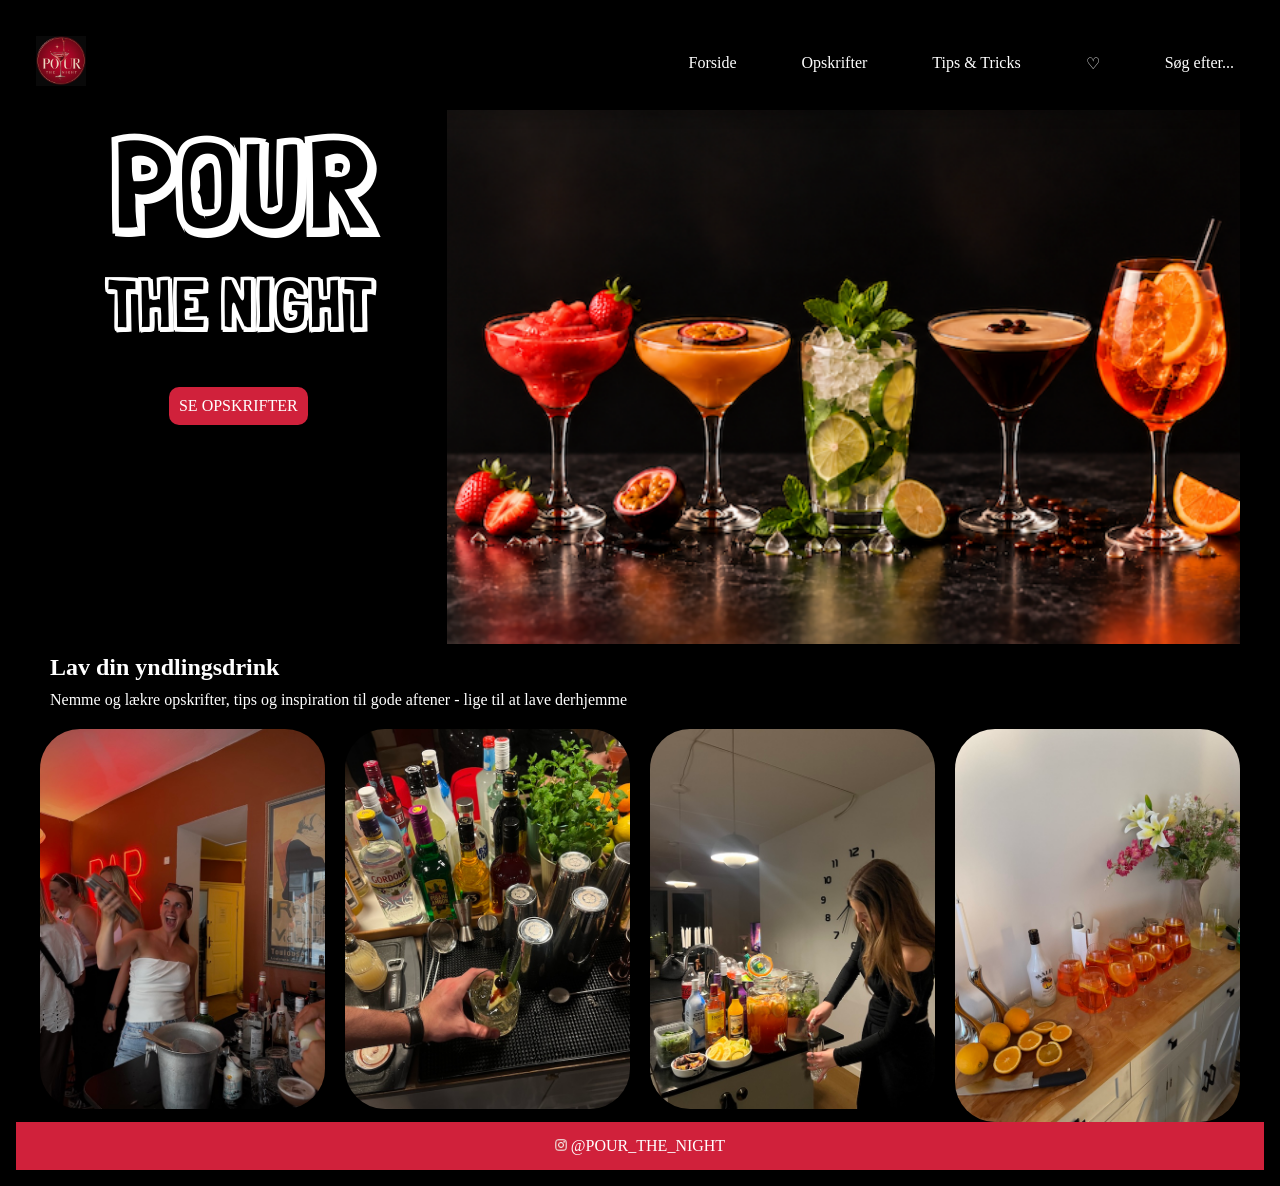
<file: index.html>
<!DOCTYPE html>
<html lang="da">

<head>
    <meta charset="UTF-8">
    <meta name="viewport" content="width=device-width, initial-scale=1.0">


    <link rel="icon" type="image/png" sizes="32x32" href="./billeder/logo/favicon-32x32.png">

    <link rel="stylesheet" href="css/style.css">
    <link rel="stylesheet" href="css/layout.css">

    <link rel="preconnect" href="https://fonts.googleapis.com">
    <link rel="preconnect" href="https://fonts.gstatic.com" crossorigin>
    <link href="https://fonts.googleapis.com/css2?family=Londrina+Shadow&display=swap" rel="stylesheet">


    <title>Forside</title>
</head>

<body>
    <header>
        <div class="logo">
            <a href="index.html">
                <img src="./billeder/logo/logo_pour_the_night.png" alt="logo">
            </a>
        </div>
        <nav>
            <ul class="menu">
                <li><a href="index.html">Forside</a></li>
                <li><a href="opskrifter.html">Opskrifter</a></li>
                <li><a href="tips.html">Tips & Tricks</a></li>
                <li><a href="./billeder/favoritter.png">♡</a></li>
                <li><a href="./billeder/search.png">Søg efter...</a></li>

            </ul>

            <button class="burger">
                <span class="line"></span>
                <span class="line"></span>
                <span class="line"></span>

            </button>

        </nav>
    </header>




    <main>
        <section class="grid_1_2">

            <div class="forside_tekst">

                <h1 class="pour">POUR</h1>
                <h1>THE NIGHT</h1>


                <a class="knap" href="./opskrifter.html">SE OPSKRIFTER</a>
            </div>





            <img class="Forside_cocktails_billede" src="./billeder/Forside billeder/Forside_cocktails.png"
                alt="forside Forside_cocktails">


        </section>


        <div class="intro-tekst">
            <h2>Lav din yndlingsdrink</h2>
            <p>Nemme og lækre opskrifter, tips og inspiration til gode aftener - lige til at lave derhjemme</p>

        </div>

        <div class="grid_1_1_1_1">
            <img src="./billeder/Forside billeder/f_Louise.jpg" alt="Louise">
            <img src="./billeder/Forside billeder/f_Nicolas.jpg" alt="Nicolas">
            <img src="./billeder/Forside billeder/f_Cille.jpg" alt="Cille">
            <img src="./billeder/Forside billeder/f_aperol.jpg" alt="f.aperol">

        </div>


    </main>
    <script src="menu.js"></script>

    <footer>



        <a href="./billeder/instagramprofil.png" target="_blank">
            <img src="./billeder/logo/insta_logo.png" alt="insta">

            @POUR_THE_NIGHT

        </a>

    </footer>

</body>

</html>
</file>
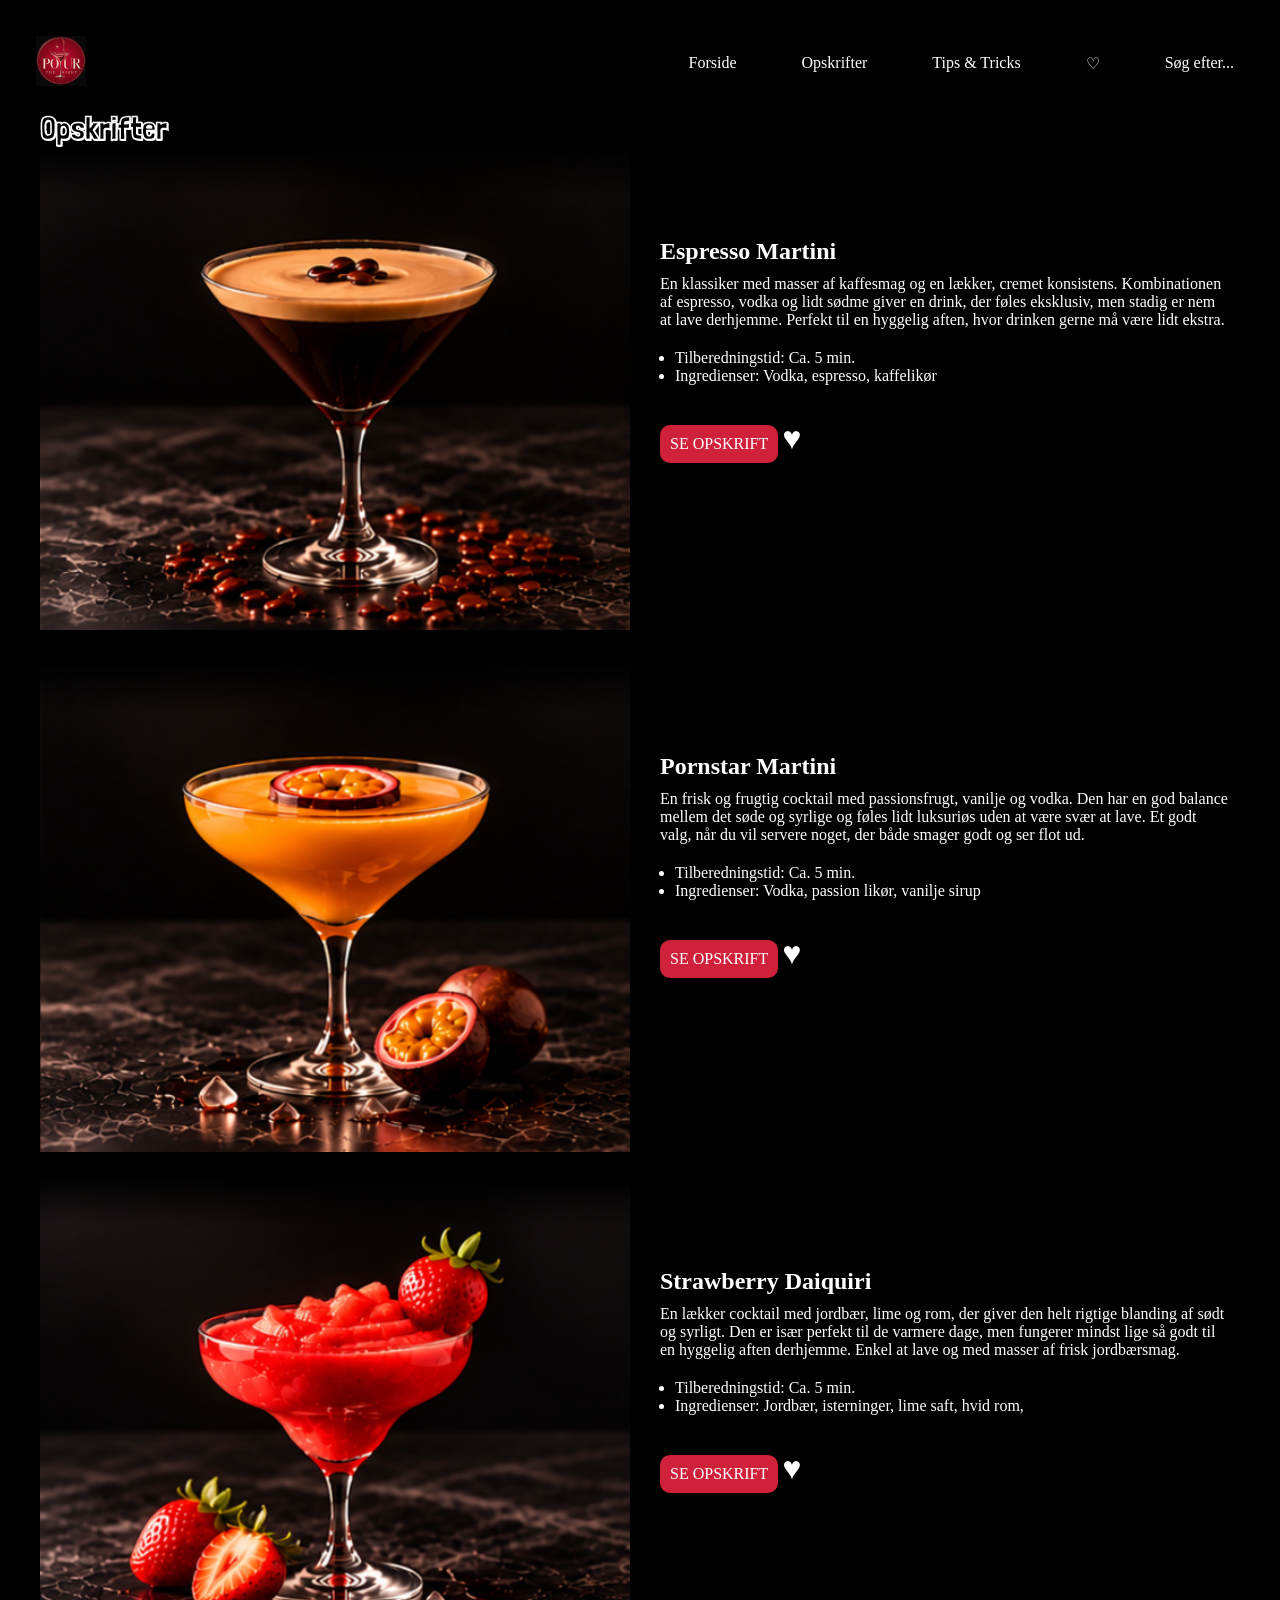
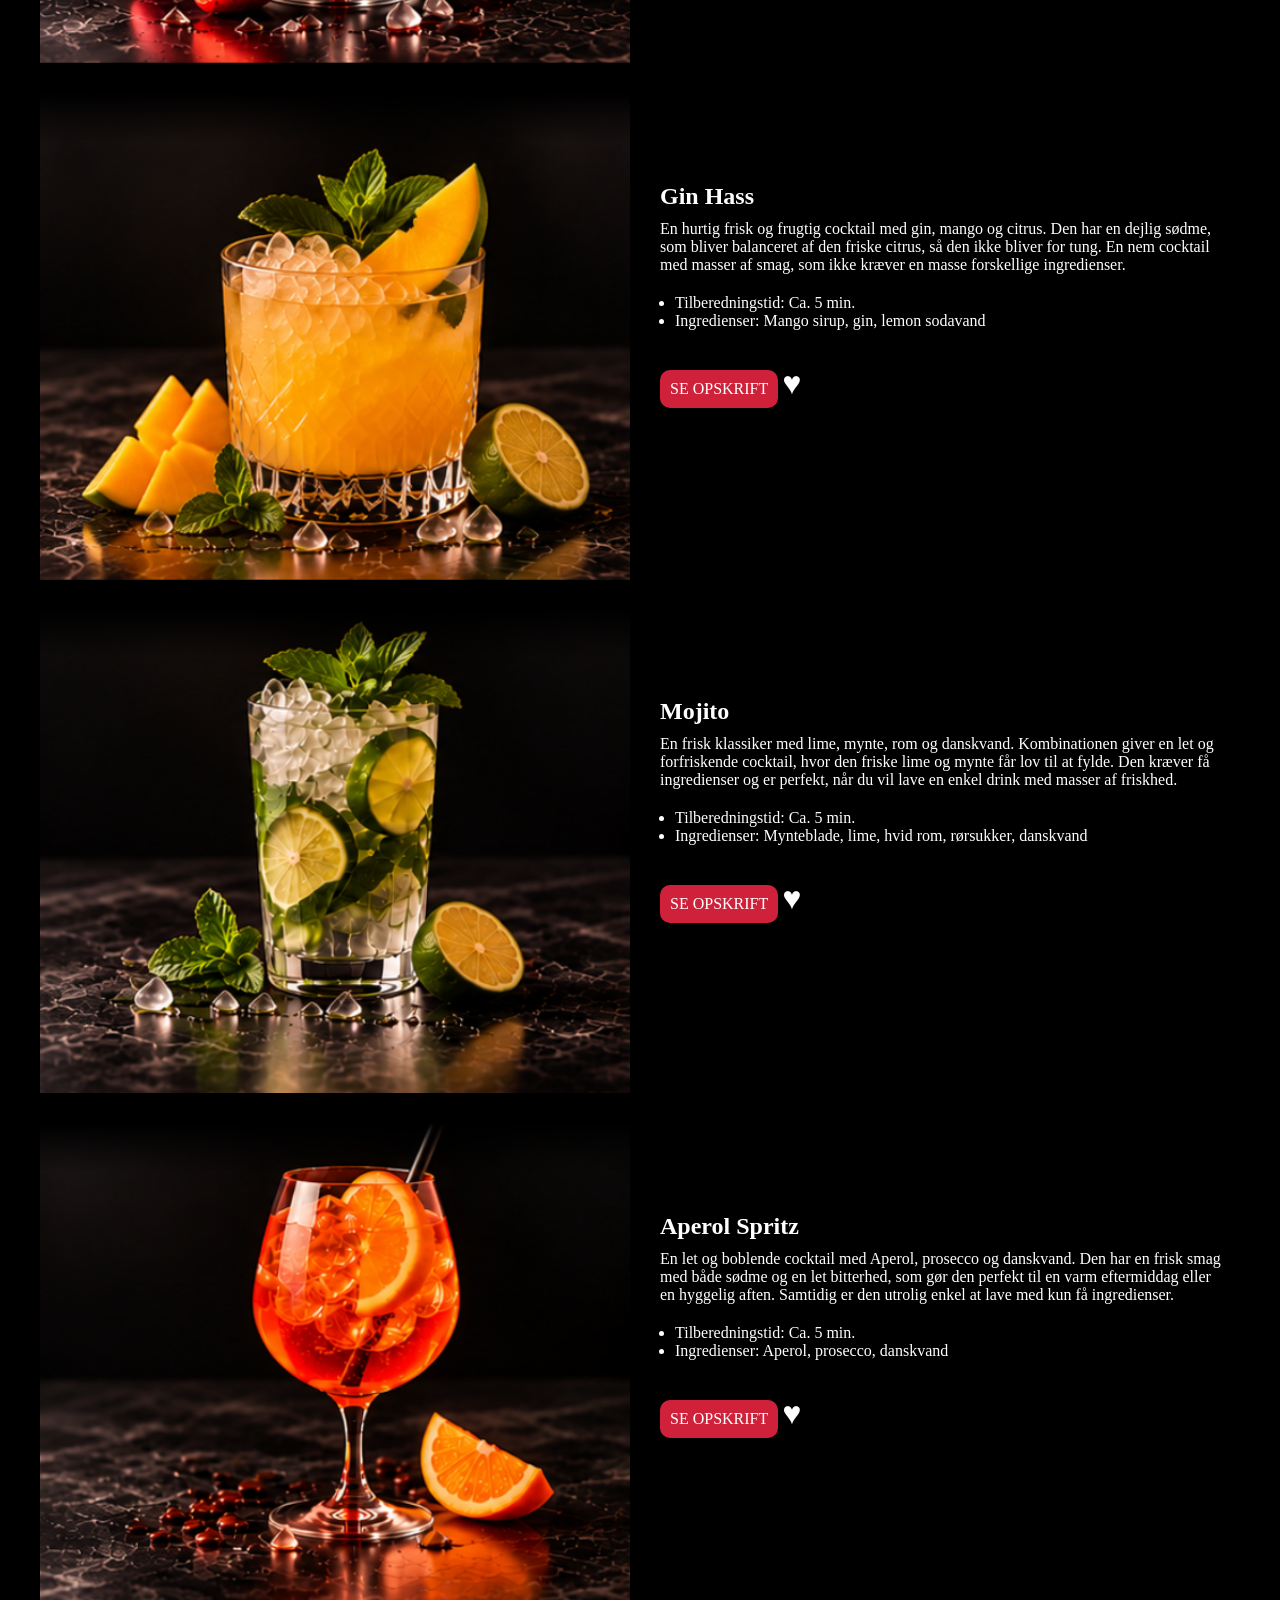
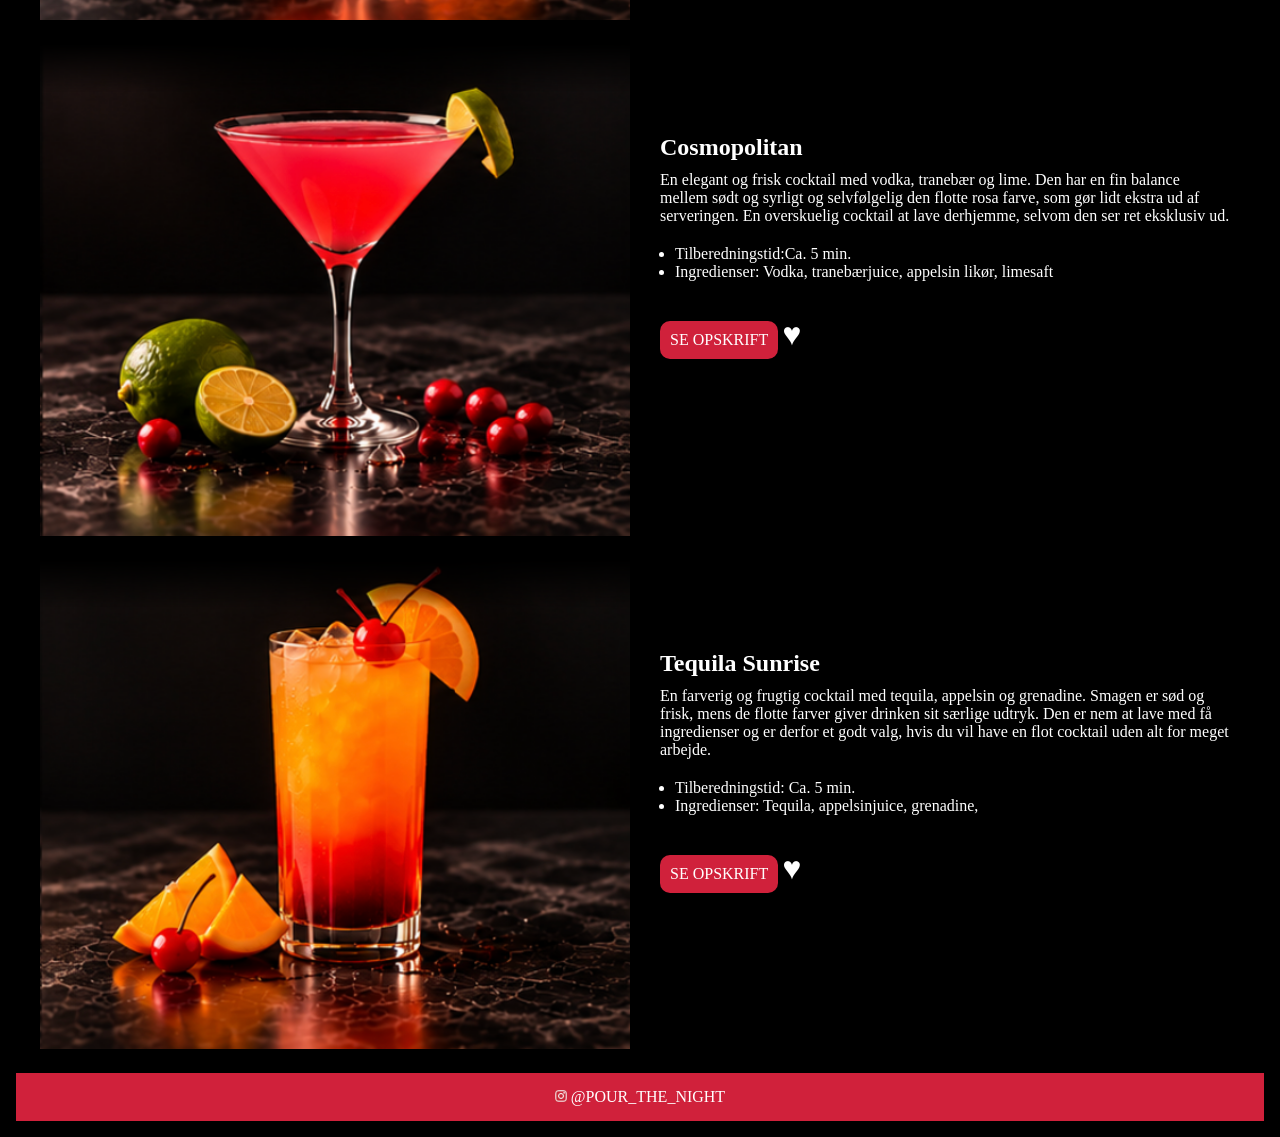
<file: opskrifter.html>
<!DOCTYPE html>
<html lang="da">

<head>
    <meta charset="UTF-8">
    <meta name="viewport" content="width=device-width, initial-scale=1.0">

    <link rel="icon" type="image/png" sizes="32x32" href="./billeder/logo/favicon-32x32.png">


    <link rel="stylesheet" href="css/style.css">
    <link rel="stylesheet" href="css/layout.css">

    <link rel="preconnect" href="https://fonts.googleapis.com">
    <link rel="preconnect" href="https://fonts.gstatic.com" crossorigin>
    <link href="https://fonts.googleapis.com/css2?family=Londrina+Shadow&display=swap" rel="stylesheet">

    <title>Opskrifter</title>
</head>

<body>


    <header>
        <div class="logo">
            <a href="index.html">
                <img src="./billeder/logo/logo_pour_the_night.png" alt="logo">
            </a>
        </div>
        <nav>
            <ul class="menu">
                <li><a href="index.html">Forside</a></li>
                <li><a href="opskrifter.html">Opskrifter</a></li>
                <li><a href="tips.html">Tips & Tricks</a></li>
                <li><a href="./billeder/favoritter.png">♡</a></li>
                <li><a href="./billeder/search.png">Søg efter...</a></li>


            </ul>
        </nav>
    </header>


    <main>
        <h1>Opskrifter</h1>

        <div class="grid_1_1">
            <div>
                <img src="./billeder/Opskrifter billeder/espresso.png" alt="espresso">
            </div>
            <div>
                <h2>Espresso Martini</h2>
                <p>En klassiker med masser af kaffesmag og en lækker, cremet konsistens. Kombinationen af espresso,
                    vodka og lidt sødme
                    giver en drink, der føles eksklusiv, men stadig er nem at lave derhjemme. Perfekt til en hyggelig
                    aften, hvor drinken
                    gerne må være lidt ekstra.</p>


                <ul>
                    <li> Tilberedningstid: Ca. 5 min.</li>
                    <li> Ingredienser: Vodka, espresso, kaffelikør </li>

                </ul>



                <a class="knap" href="./billeder/Alle opskrifter guide/espresso_opskrift.png">SE OPSKRIFT</a>

                <input type="checkbox" id="favorit1" class="favorit">
                <label for="favorit1" class="hjerte">♥</label>
            </div>



            <div>
                <img src="./billeder/Opskrifter billeder/pornstar.png" alt="pornstar">
            </div>
            <div>
                <h2>Pornstar Martini</h2>
                <p>En frisk og frugtig cocktail med passionsfrugt, vanilje og vodka. Den har en god balance mellem det
                    søde og syrlige og
                    føles lidt luksuriøs uden at være svær at lave. Et godt valg, når du vil servere noget, der både
                    smager godt og ser flot
                    ud.</p>
                <ul>
                    <li> Tilberedningstid: Ca. 5 min.</li>
                    <li> Ingredienser: Vodka, passion likør, vanilje sirup </li>

                </ul>

                <a class="knap" href="./billeder/Alle opskrifter guide/pornstarmartini_opskrift.png">SE OPSKRIFT</a>

                <input type="checkbox" id="favorit2" class="favorit">
                <label for="favorit2" class="hjerte">♥</label>

            </div>
            <div>
                <img src="./billeder/Opskrifter billeder/strawberry.png" alt="strawberry">
            </div>
            <div>
                <h2>Strawberry Daiquiri</h2>
                <p>En lækker cocktail med jordbær, lime og rom, der giver den helt rigtige blanding af sødt og syrligt.
                    Den er især perfekt
                    til de varmere dage, men fungerer mindst lige så godt til en hyggelig aften derhjemme. Enkel at lave
                    og med masser af
                    frisk jordbærsmag.</p>
                <ul>
                    <li> Tilberedningstid: Ca. 5 min. </li>
                    <li> Ingredienser: Jordbær, isterninger, lime saft, hvid rom, </li>

                </ul>
                <a class="knap" href="./billeder/Alle opskrifter guide/berri_dai_opskrift.png">SE OPSKRIFT</a>

                <input type="checkbox" id="favorit3" class="favorit">
                <label for="favorit3" class="hjerte">♥</label>

            </div>
            <div>
                <img src="./billeder/Opskrifter billeder/ginhass.png" alt="ginhass">
            </div>
            <div>
                <h2>Gin Hass</h2>
                <p> En hurtig frisk og frugtig cocktail med gin, mango og citrus. Den har en dejlig sødme, som bliver
                    balanceret af den friske citrus, så den ikke bliver for tung. En nem cocktail med masser af smag,
                    som ikke kræver en
                    masse forskellige ingredienser.</p>
                <ul>
                    <li> Tilberedningstid: Ca. 5 min.</li>
                    <li> Ingredienser: Mango sirup, gin, lemon sodavand</li>

                </ul>
                <a class="knap" href="./billeder/Alle opskrifter guide/ginhass_opskrift.png">SE OPSKRIFT</a>

                <input type="checkbox" id="favorit4" class="favorit">
                <label for="favorit4" class="hjerte">♥</label>

            </div>
            <div>
                <img src="./billeder/Opskrifter billeder/mojito.png" alt="mojito">
            </div>
            <div>
                <h2>Mojito</h2>
                <p>En frisk klassiker med lime, mynte, rom og danskvand. Kombinationen giver en let og forfriskende
                    cocktail, hvor den
                    friske lime og mynte får lov til at fylde. Den kræver få ingredienser og er perfekt, når du vil lave
                    en enkel drink med
                    masser af friskhed.</p>
                <ul>
                    <li> Tilberedningstid: Ca. 5 min.</li>
                    <li> Ingredienser: Mynteblade, lime, hvid rom, rørsukker, danskvand</li>

                </ul>
                <a class="knap" href="./billeder/Alle opskrifter guide/mojito_opskrift.png">SE OPSKRIFT</a>

                <input type="checkbox" id="favorit5" class="favorit">
                <label for="favorit5" class="hjerte">♥</label>

            </div>
            <div>
                <img src="./billeder/Opskrifter billeder/aperol.png" alt="aperol">
            </div>
            <div>
                <h2>Aperol Spritz</h2>
                <p>En let og boblende cocktail med Aperol, prosecco og danskvand. Den har en frisk smag med både sødme
                    og en let bitterhed,
                    som gør den perfekt til en varm eftermiddag eller en hyggelig aften. Samtidig er den utrolig enkel
                    at lave med kun få
                    ingredienser.</p>
                <ul>
                    <li> Tilberedningstid: Ca. 5 min.</li>
                    <li> Ingredienser: Aperol, prosecco, danskvand</li>

                </ul>
                <a class="knap" href="./billeder/Alle opskrifter guide/aperol_opskrift.png">SE OPSKRIFT</a>

                <input type="checkbox" id="favorit6" class="favorit">
                <label for="favorit6" class="hjerte">♥</label>

            </div>
            <div>
                <img src="./billeder/Opskrifter billeder/cosmopolitan.png" alt="cosmopolitan">
            </div>
            <div>
                <h2>Cosmopolitan</h2>
                <p>En elegant og frisk cocktail med vodka, tranebær og lime. Den har en fin balance mellem sødt og
                    syrligt og selvfølgelig
                    den flotte rosa farve, som gør lidt ekstra ud af serveringen. En overskuelig cocktail at lave
                    derhjemme, selvom den ser
                    ret eksklusiv ud.</p>
                <ul>
                    <li> Tilberedningstid:Ca. 5 min. </li>
                    <li> Ingredienser: Vodka, tranebærjuice, appelsin likør, limesaft</li>

                </ul>
                <a class="knap" href="./billeder/Alle opskrifter guide/cosmopolitan_opskrift.png">SE OPSKRIFT</a>

                <input type="checkbox" id="favorit7" class="favorit">
                <label for="favorit7" class="hjerte">♥</label>
            </div>
            <div> <img src="./billeder/Opskrifter billeder/sunrise.png" alt="sunrise"></div>
            <div>
                <h2>Tequila Sunrise</h2>
                <p>En farverig og frugtig cocktail med tequila, appelsin og grenadine. Smagen er sød og frisk, mens de
                    flotte farver giver
                    drinken sit særlige udtryk. Den er nem at lave med få ingredienser og er derfor et godt valg, hvis
                    du vil have en flot
                    cocktail uden alt for meget arbejde.</p>
                <ul>
                    <li> Tilberedningstid: Ca. 5 min.</li>
                    <li> Ingredienser: Tequila, appelsinjuice, grenadine, </li>

                </ul>
                <a class="knap" href="./billeder/Alle opskrifter guide/sunrise_opskrift.png">SE OPSKRIFT</a>

                <input type="checkbox" id="favorit8" class="favorit">
                <label for="favorit8" class="hjerte">♥</label>

            </div>
        </div>





    </main>

    <footer>

        <a href="./billeder/instagramprofil.png" target="_blank">
            <img src="./billeder/logo/insta_logo.png" alt="insta">

            @POUR_THE_NIGHT

        </a>


    </footer>

</body>

</html>
</file>
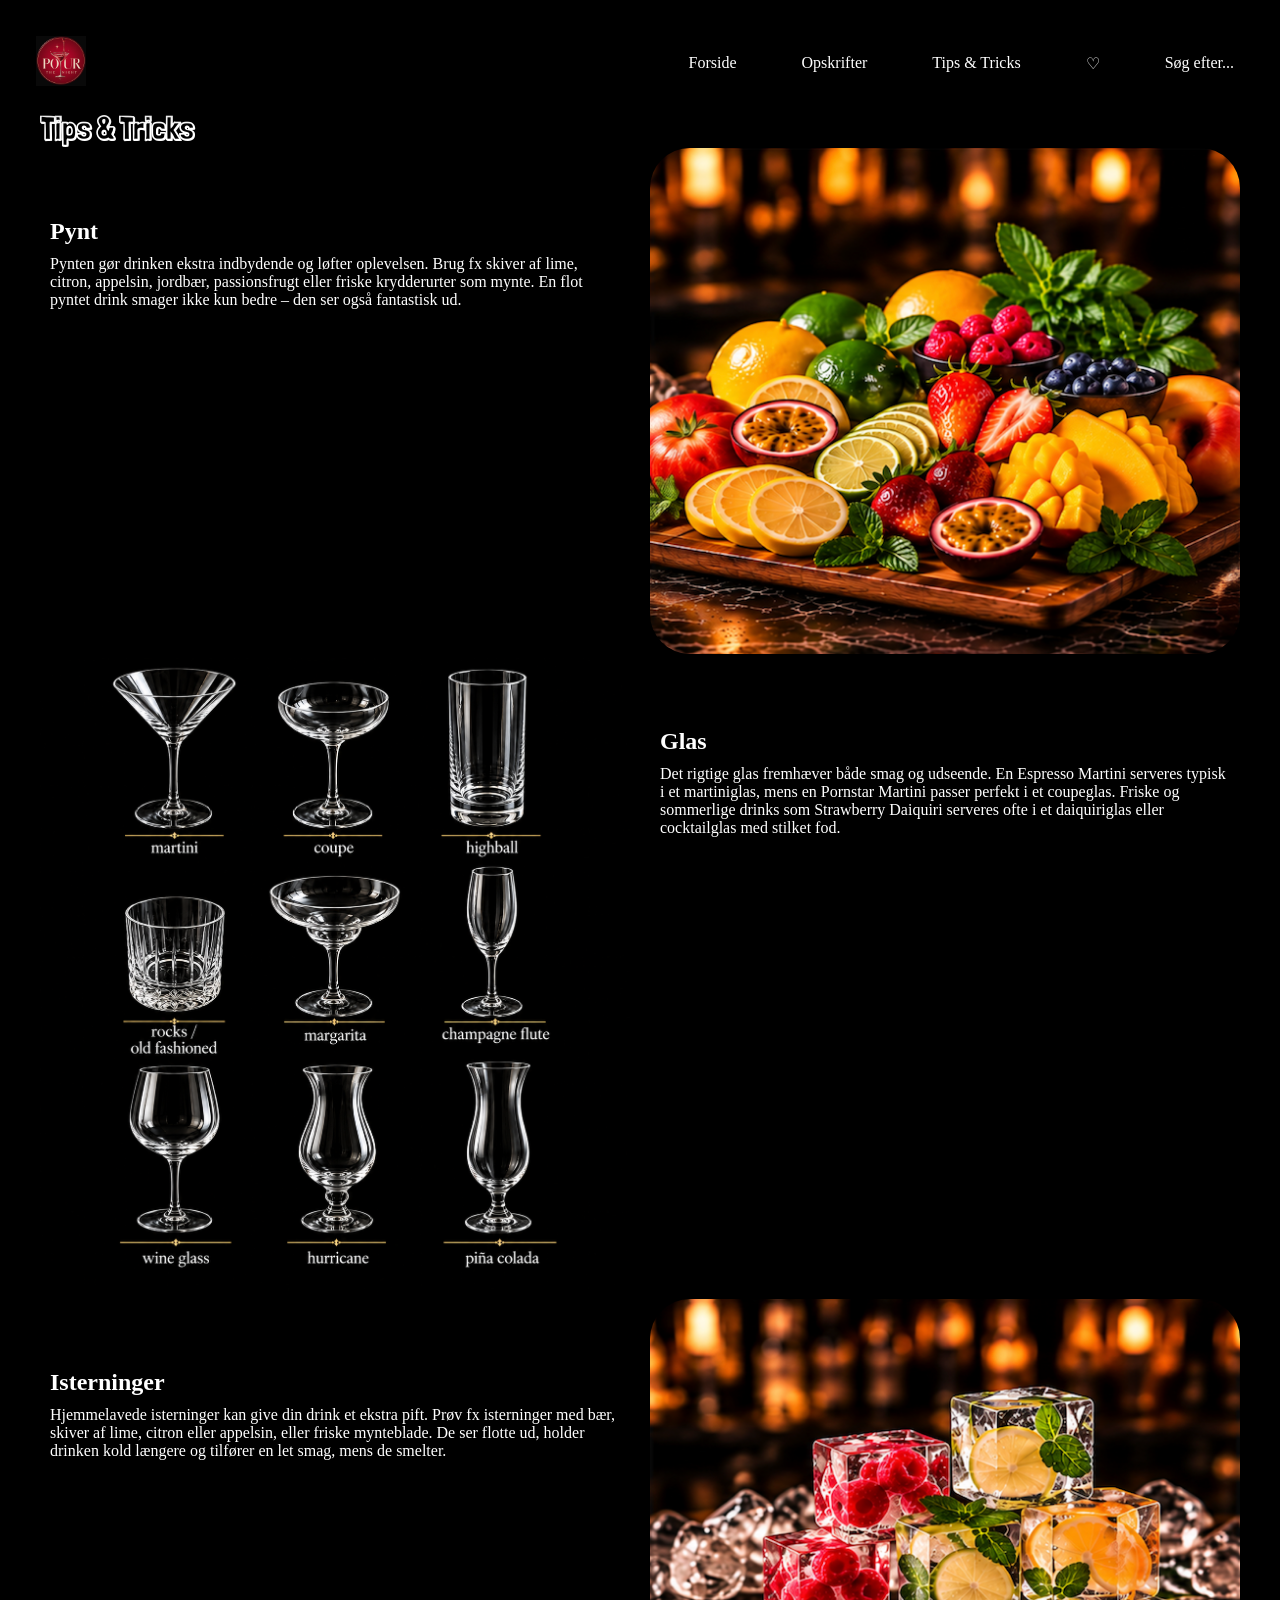
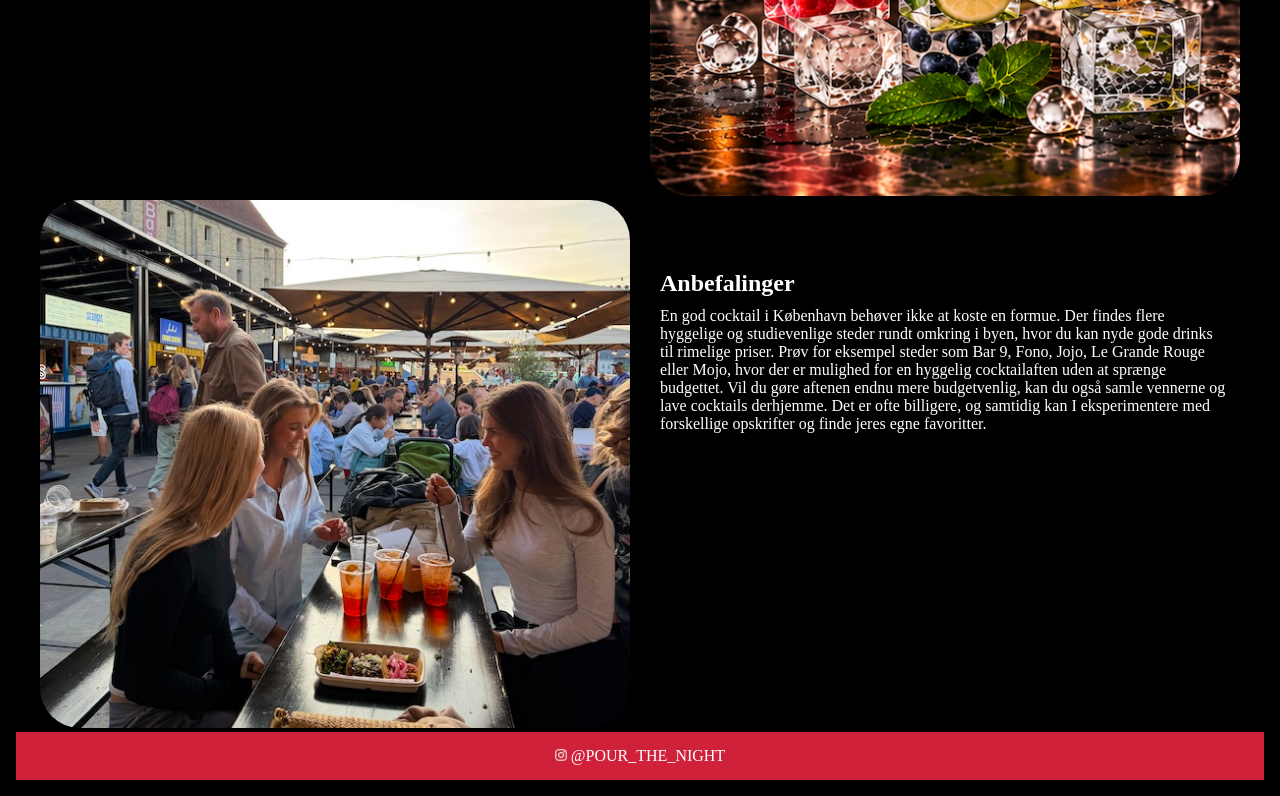
<file: tips.html>
<!DOCTYPE html>
<html lang="da">

<head>
    <meta charset="UTF-8">
    <meta name="viewport" content="width=device-width, initial-scale=1.0">

    <link rel="icon" type="image/png" sizes="32x32" href="./billeder/logo/favicon-32x32.png">


    <link rel="stylesheet" href="css/style.css">
    <link rel="stylesheet" href="css/layout.css">

    <link rel="preconnect" href="https://fonts.googleapis.com">
    <link rel="preconnect" href="https://fonts.gstatic.com" crossorigin>
    <link href="https://fonts.googleapis.com/css2?family=Londrina+Shadow&display=swap" rel="stylesheet">


    <title>Tips & Tricks</title>
</head>

<body>

    <header>
        <div class="logo">
            <a href="index.html">
                <img src="./billeder/logo/logo_pour_the_night.png" alt="logo">
            </a>
        </div>
        <nav>
            <ul class="menu">
                <li><a href="index.html">Forside</a></li>
                <li><a href="opskrifter.html">Opskrifter</a></li>
                <li><a href="tips.html">Tips & Tricks</a></li>
                <li><a href="./billeder/favoritter.png">♡</a></li>
                <li><a href="./billeder/search.png">Søg efter...</a></li>


            </ul>
        </nav>
    </header>



    <main>
        <h1>Tips & Tricks</h1>

        <div class="grid_1_1_tips">

            <div>
                <h2>Pynt</h2>
                <p>Pynten gør drinken ekstra indbydende og løfter oplevelsen. Brug fx skiver af lime, citron, appelsin,
                    jordbær,
                    passionsfrugt eller friske krydderurter som mynte. En flot pyntet drink smager ikke kun bedre – den
                    ser også fantastisk
                    ud.</p>
            </div>
            <div>
                <img src="./billeder/Tips billeder/frugtfad.png" alt="frugtfad">
            </div>
        </div>
        <div class="grid_1_1_tips">
            <div>
                <h2>Glas</h2>
                <p>Det rigtige glas fremhæver både smag og udseende. En Espresso Martini serveres typisk i et
                    martiniglas, mens en Pornstar
                    Martini passer perfekt i et coupeglas. Friske og sommerlige drinks som Strawberry Daiquiri serveres
                    ofte i et
                    daiquiriglas eller cocktailglas med stilket fod.</p>
            </div>
            <div class="order">
                <img src="./billeder/Tips billeder/glas_ni.png" alt="glas">
            </div>
        </div>

        <div class="grid_1_1_tips">

            <div>
                <h2>Isterninger</h2>
                <p>Hjemmelavede isterninger kan give din drink et ekstra pift. Prøv fx isterninger med bær, skiver af
                    lime, citron eller
                    appelsin, eller friske mynteblade. De ser flotte ud, holder drinken kold længere og tilfører en let
                    smag, mens de
                    smelter.</p>
            </div>
            <div>
                <img src="./billeder/Tips billeder/isterninger_frugt.png" alt="isterninger">
            </div>

        </div>

        <div class="grid_1_1_tips">
            <div>
                <h2>Anbefalinger</h2>
                <p>En god cocktail i København behøver ikke at koste en formue. Der findes flere hyggelige og
                    studievenlige steder rundt
                    omkring i byen, hvor du kan nyde gode drinks til rimelige priser. Prøv for eksempel steder som
                    Bar 9, Fono, Jojo, Le
                    Grande Rouge eller Mojo, hvor der er mulighed for en hyggelig cocktailaften uden at sprænge
                    budgettet.
                    Vil du gøre aftenen endnu mere budgetvenlig, kan du også samle vennerne og lave cocktails
                    derhjemme. Det er ofte
                    billigere, og samtidig kan I eksperimentere med forskellige opskrifter og finde jeres egne
                    favoritter.</p>
            </div>
            <div class="order">
                <img src="./billeder/Tips billeder/anbefalinger.JPG" alt="piger">
            </div>
        </div>



    </main>


    <footer>
        <a href="./billeder/instagramprofil.png" target="_blank">
            <img src="./billeder/logo/insta_logo.png" alt="insta">

            @POUR_THE_NIGHT

        </a>
    </footer>
</body>

</html>
</file>
<file: css/style.css>
* {
  margin: 0;
  padding: 0;
  box-sizing: border-box;
}
img {
  max-width: 100%;
  height: auto;
}

body {
  padding: 1rem;
  background-color: black;
}

h1 {
  font-family: "Londrina Shadow", sans-serif;
  color: white;
}

h2 {
  color: white;
  margin: 10px;
}

h3 {
  color: white;
}

p {
  color: #ffffff;
  margin: 10px;
  margin-bottom: 20px;
}

ul li {
  color: white;
}

/************** Menu ************/

header {
  position: sticky;
  top: 0;
  display: flex;
  justify-content: space-between;
  align-items: center;
  padding: 20px;
  background-color: black;
  box-shadow: 0 10px 10px rgba(0, 0, 0, 0.1);
}

footer {
  color: d0213b;
}

.logo img {
  width: 50px;
  height: 50px;
}

nav {
  @media (width < 800px) {
    /* Mobil */

    &.active .menu {
      display: block;
      background-color: rgb(255, 255, 255);
      position: absolute;
      top: 94px;
      left: 0;
      width: 100%;
      box-shadow: 0 10px 10px rgba(0, 0, 0, 0.1);
      z-index: 1;
    }

    &.active .menu li {
      margin: 10px 20px;
    }

    &.active .menu a {
      font-size: 24px;
    }
  }
}

.menu {
  display: flex;
  list-style: none;
  margin: 0;
  padding: 0;

  @media (width<700px) {
    display: none;
  }
}

.menu li {
  margin-right: 20px;
}

.menu li:last-child {
  margin-right: 0;
}

.menu a {
  display: block;
  padding: 10px;
  color: #ffffff;
  text-decoration: none;
  transition: color 0.3s;
  text-align: end;
  @media (width<700px) {
    color: black;
  }
}

.menu a:hover {
  color: #d0213b;
}

.burger {
  width: 30px;
  height: 20px;
  cursor: pointer;
  display: none;

  .line {
    display: block;
    width: 100%;
    height: 2px;
    background-color: #333333;
    margin-bottom: 5px;
    transition: 0.2s linear;
  }

  @media (width < 800px) {
    display: block;
    background-color: #d0213b;
    border: 0;

    &.active .line:nth-child(1) {
      transform: rotate(45deg) translate(5px, 5px);
      transition: 0.2s linear;
    }

    &.active .line:nth-child(2) {
      opacity: 0;
      transition: 0.15s linear;
    }

    &.active .line:nth-child(3) {
      transform: rotate(-45deg) translate(5px, -5px);
      transition: 0.2s linear;
    }
  }
}

.knap {
  color: rgb(255, 255, 255);
  background-color: #d0213b;
  padding: 10px;
  border-radius: 10px;
  text-decoration: none;
  display: inline-block;
  width: fit-content;
}

.knap:hover {
  color: black;
}

/************ Forside ***********/
.forside_tekst h1 {
  font-size: 70px;
}

.knap {
  margin-top: 40px;
}

.Forside_cocktails_billede {
  justify-self: stretch;
}

.grid_1_1_1_1 img {
  max-width: 100%;
  height: auto;
  /* padding: 20px; */
  border-radius: 40px;
}

/********** Opskrifter ***********/

.grid_1_1 img {
  mask-image: linear-gradient(to bottom, transparent, black 10%);
}

/*********** Tips & Tricks ************/

.grid_1_1_tips img {
  border-radius: 40px;
}

/********* Footer *********/
footer {
  background-color: #d0213b;
  padding: 15px;
  text-align: center;
}

footer a img {
  width: 12px;
  height: 12px;
}

footer a {
  color: white;
  text-decoration: none;
}
</file>
<file: css/layout.css>
* {
  margin: 0;
  padding: 0;
  box-sizing: border-box;
}

main {
  max-width: 1200px;
  margin-inline: auto;
}

/********** Forside **********/

.grid_1_2 {
  display: grid;
  gap: 10px;
  @media (width>800px) {
    grid-template-columns: 1fr 2fr;
  }
}

.grid_1_1_1_1 {
  display: grid;
  gap: 20px;
  @media (width>800px) {
    grid-template-columns: 1fr 1fr 1fr 1fr;
  }
}

.grid_1_1 {
  @media (width>800px) {
    h2 {
      padding-top: 80px;
    }
    grid-template-columns: 1fr 1fr;
    gap: 20px;

    img {
      width: 100%;
    }
  }
  display: grid;
}

.grid_1_1_tips {
  @media (width>800px) {
    display: grid;
    gap: 20px;
    grid-template-columns: 1fr 1fr;

    img {
      width: 100%;
    }

    .order {
      order: -1;
    }
  }
}

/************** Forside **************/
.forside_tekst {
  text-align: center;
}

.forside_tekst .pour {
  font-size: 130px;
}

/********* Opskrifter ************/

.grid_1_1 .knap {
  margin-bottom: 180px;
  margin-left: 10px;
}

ul li {
  margin-left: 25px;
}

/* Skjul checkbox-firkanten */
.favorit {
  display: none;
}

.favorit:checked + .hjerte {
  color: red;
}

.hjerte {
  font-size: 32px;
  color: white;
  cursor: pointer;
  transition: color 0.2s ease;
}

/*********** Tips & Tricks ************/
.grid_1_1_tips h2 {
  margin-top: 70px;
}
</file>
